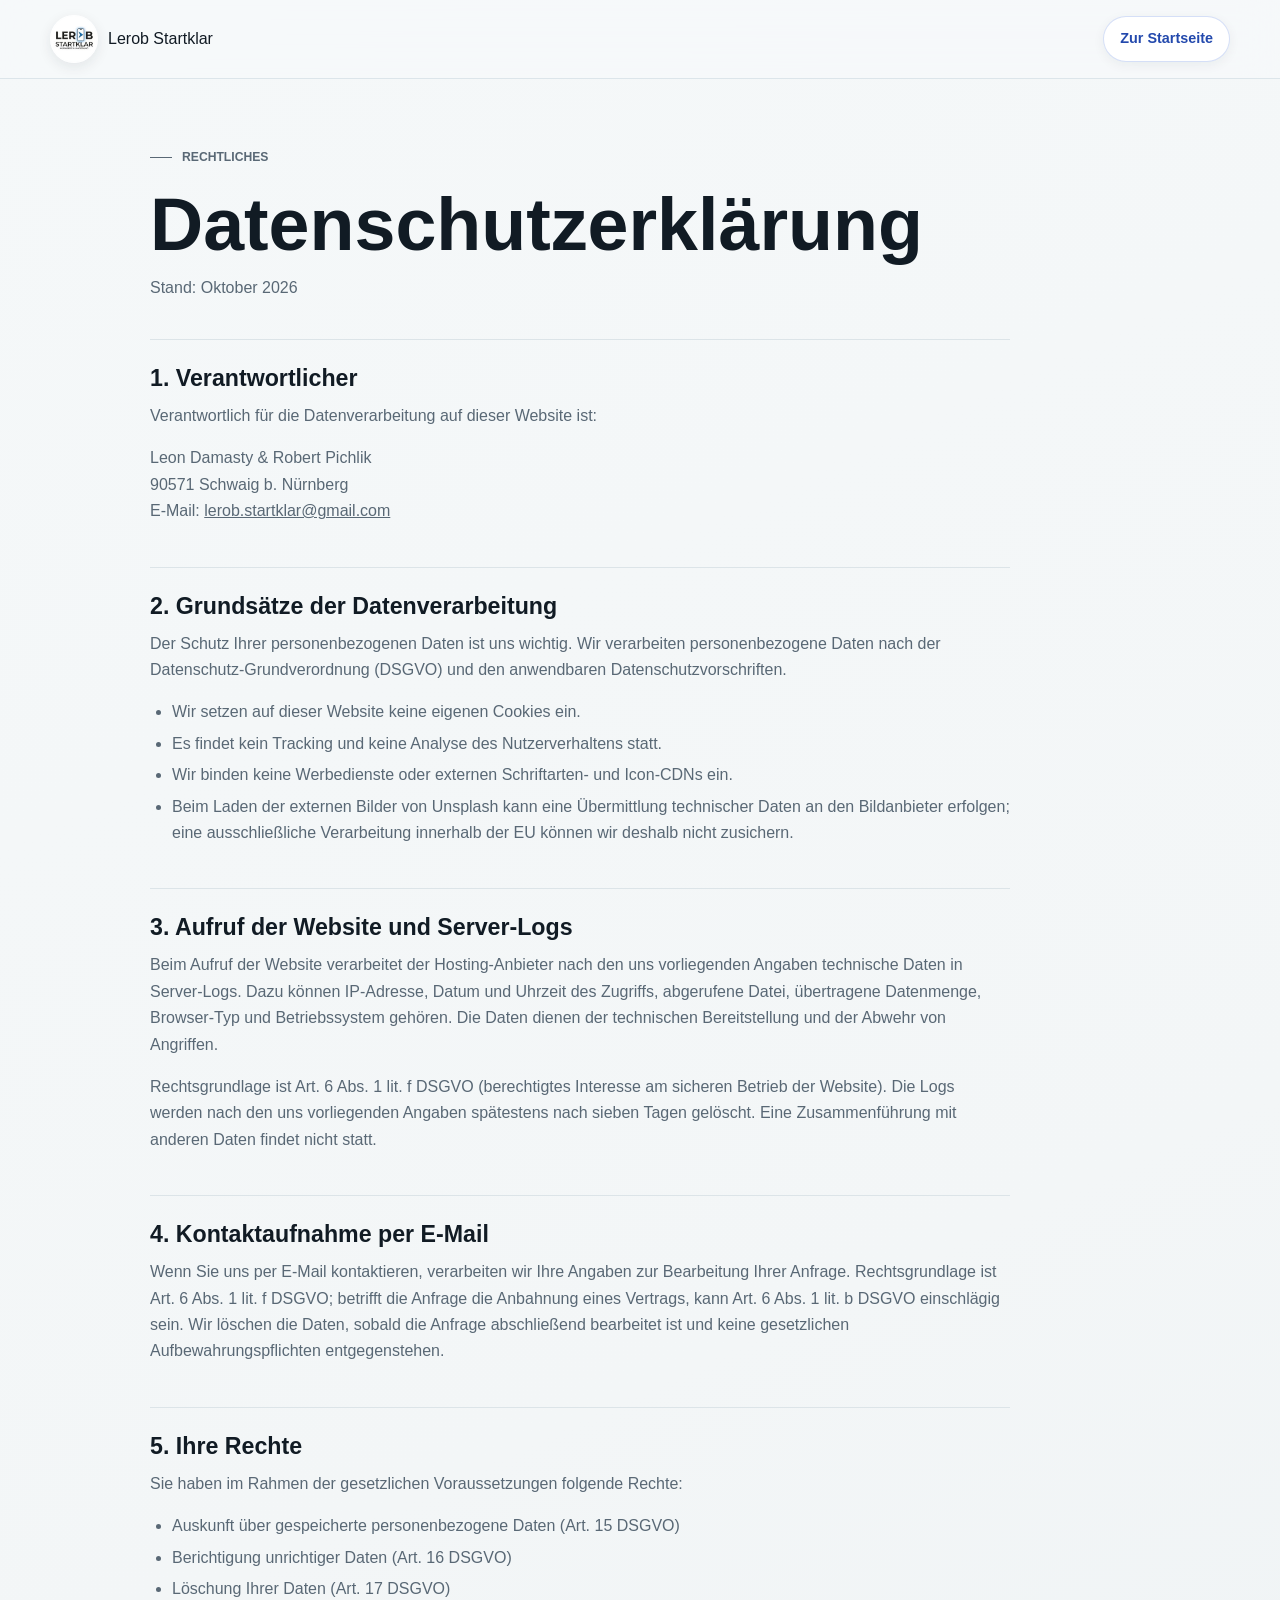
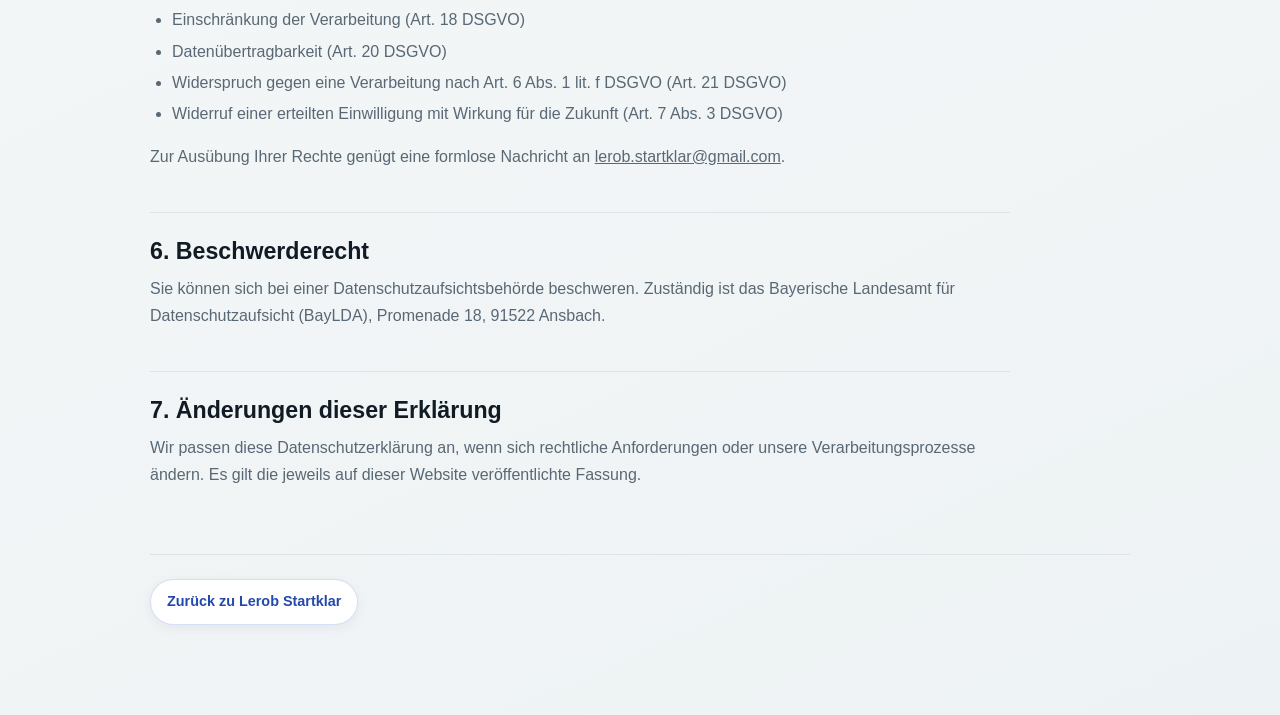
<file: datenschutz.html>
<!doctype html>
<html lang="de">
<head>
	<meta charset="utf-8">
	<meta name="viewport" content="width=device-width, initial-scale=1">
	<meta name="theme-color" content="#f3f6f7">
	<meta name="description" content="Datenschutzerklärung von Lerob Startklar.">
	<title>Datenschutzerklärung – Lerob Startklar</title>
	<link rel="icon" type="image/png" href="favicon-round.png">
	<link rel="icon" type="image/x-icon" href="favicon.ico">
	<link rel="stylesheet" href="styles.css">
	<script src="main.js" defer></script>
</head>
<body>
	<header class="topbar">
		<nav class="nav wrap" aria-label="Seitennavigation">
			<a class="brand" href="index.html"><img class="brand-mark" src="favicon-round.png" alt="">Lerob Startklar</a>
			<a class="back-link" href="index.html">Zur Startseite</a>
		</nav>
	</header>
	<main class="legal-page wrap">
		<p class="eyebrow">Rechtliches</p>
		<h1>Datenschutzerklärung</h1>
		<p class="date">Stand: Oktober 2026</p>
		<div class="content">
			<section>
				<h2>1. Verantwortlicher</h2>
				<p>Verantwortlich für die Datenverarbeitung auf dieser Website ist:</p>
				<p>Leon Damasty &amp; Robert Pichlik<br>90571 Schwaig b. Nürnberg<br>E-Mail: <a href="mailto:lerob.startklar@gmail.com">lerob.startklar@gmail.com</a></p>
			</section>
			<section>
				<h2>2. Grundsätze der Datenverarbeitung</h2>
				<p>Der Schutz Ihrer personenbezogenen Daten ist uns wichtig. Wir verarbeiten personenbezogene Daten nach der Datenschutz-Grundverordnung (DSGVO) und den anwendbaren Datenschutzvorschriften.</p>
				<ul>
					<li>Wir setzen auf dieser Website keine eigenen Cookies ein.</li>
					<li>Es findet kein Tracking und keine Analyse des Nutzerverhaltens statt.</li>
					<li>Wir binden keine Werbedienste oder externen Schriftarten- und Icon-CDNs ein.</li>
					<li>Beim Laden der externen Bilder von Unsplash kann eine Übermittlung technischer Daten an den Bildanbieter erfolgen; eine ausschließliche Verarbeitung innerhalb der EU können wir deshalb nicht zusichern.</li>
				</ul>
			</section>
			<section>
				<h2>3. Aufruf der Website und Server-Logs</h2>
				<p>Beim Aufruf der Website verarbeitet der Hosting-Anbieter nach den uns vorliegenden Angaben technische Daten in Server-Logs. Dazu können IP-Adresse, Datum und Uhrzeit des Zugriffs, abgerufene Datei, übertragene Datenmenge, Browser-Typ und Betriebssystem gehören. Die Daten dienen der technischen Bereitstellung und der Abwehr von Angriffen.</p>
				<p>Rechtsgrundlage ist Art. 6 Abs. 1 lit. f DSGVO (berechtigtes Interesse am sicheren Betrieb der Website). Die Logs werden nach den uns vorliegenden Angaben spätestens nach sieben Tagen gelöscht. Eine Zusammenführung mit anderen Daten findet nicht statt.</p>
			</section>
			<section>
				<h2>4. Kontaktaufnahme per E-Mail</h2>
				<p>Wenn Sie uns per E-Mail kontaktieren, verarbeiten wir Ihre Angaben zur Bearbeitung Ihrer Anfrage. Rechtsgrundlage ist Art. 6 Abs. 1 lit. f DSGVO; betrifft die Anfrage die Anbahnung eines Vertrags, kann Art. 6 Abs. 1 lit. b DSGVO einschlägig sein. Wir löschen die Daten, sobald die Anfrage abschließend bearbeitet ist und keine gesetzlichen Aufbewahrungspflichten entgegenstehen.</p>
			</section>
			<section>
				<h2>5. Ihre Rechte</h2>
				<p>Sie haben im Rahmen der gesetzlichen Voraussetzungen folgende Rechte:</p>
				<ul>
					<li>Auskunft über gespeicherte personenbezogene Daten (Art. 15 DSGVO)</li>
					<li>Berichtigung unrichtiger Daten (Art. 16 DSGVO)</li>
					<li>Löschung Ihrer Daten (Art. 17 DSGVO)</li>
					<li>Einschränkung der Verarbeitung (Art. 18 DSGVO)</li>
					<li>Datenübertragbarkeit (Art. 20 DSGVO)</li>
					<li>Widerspruch gegen eine Verarbeitung nach Art. 6 Abs. 1 lit. f DSGVO (Art. 21 DSGVO)</li>
					<li>Widerruf einer erteilten Einwilligung mit Wirkung für die Zukunft (Art. 7 Abs. 3 DSGVO)</li>
				</ul>
				<p>Zur Ausübung Ihrer Rechte genügt eine formlose Nachricht an <a href="mailto:lerob.startklar@gmail.com">lerob.startklar@gmail.com</a>.</p>
			</section>
			<section>
				<h2>6. Beschwerderecht</h2>
				<p>Sie können sich bei einer Datenschutzaufsichtsbehörde beschweren. Zuständig ist das Bayerische Landesamt für Datenschutzaufsicht (BayLDA), Promenade 18, 91522 Ansbach.</p>
			</section>
			<section>
				<h2>7. Änderungen dieser Erklärung</h2>
				<p>Wir passen diese Datenschutzerklärung an, wenn sich rechtliche Anforderungen oder unsere Verarbeitungsprozesse ändern. Es gilt die jeweils auf dieser Website veröffentlichte Fassung.</p>
			</section>
		</div>
		<footer><a href="index.html">Zurück zu Lerob Startklar</a></footer>
	</main>
</body>
</html>
</file>
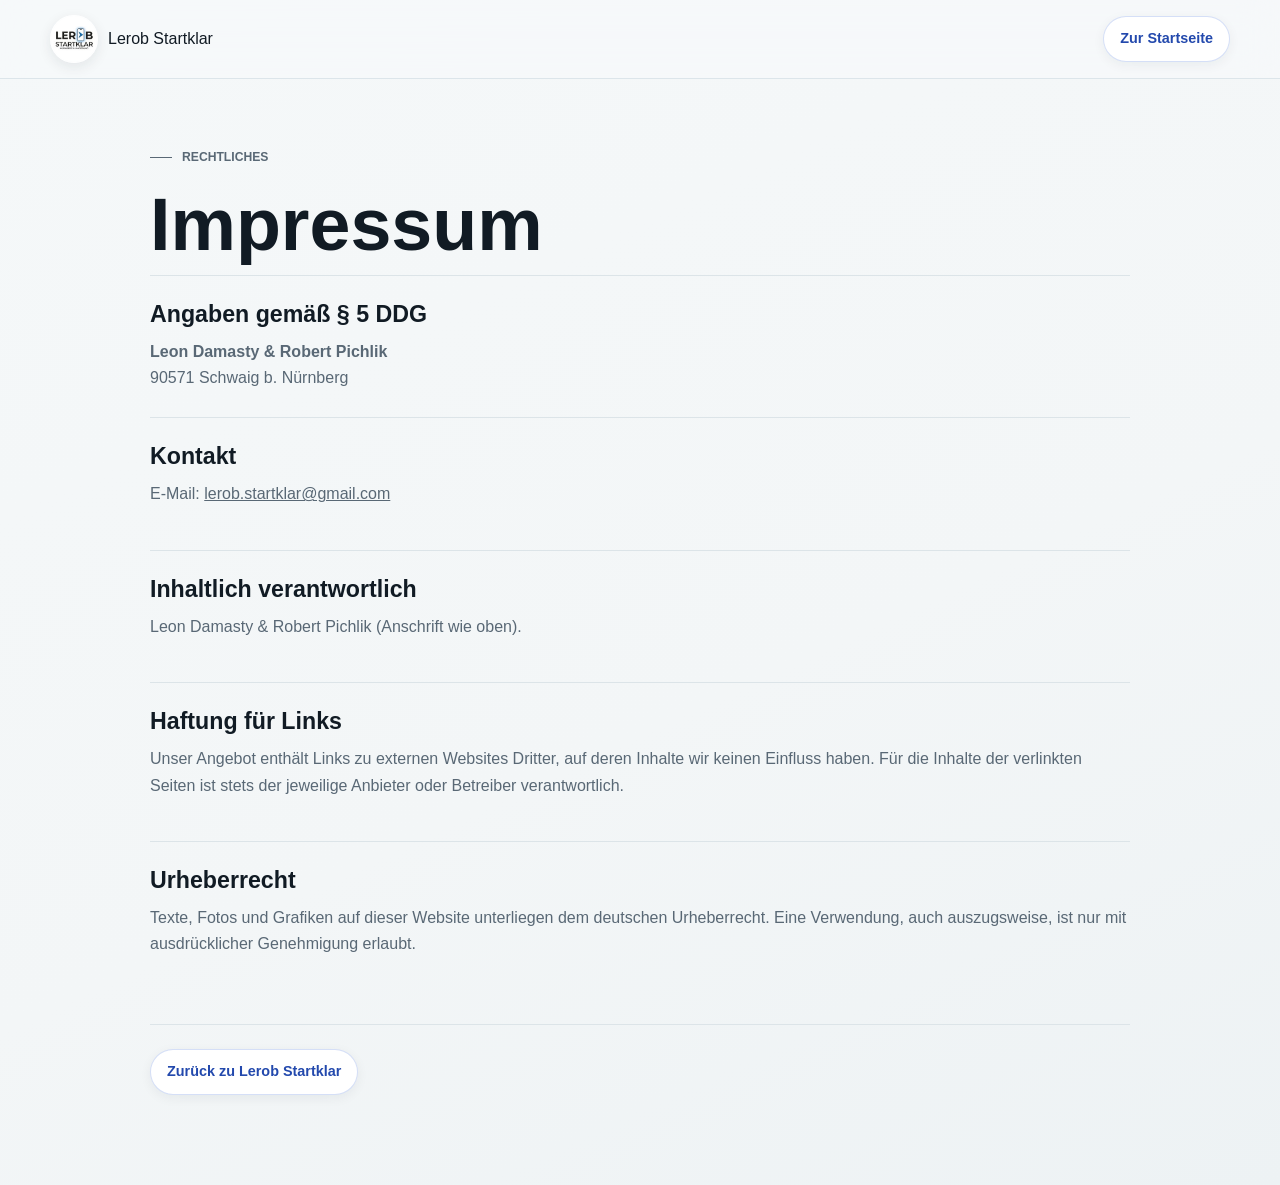
<file: impressum.html>
<!doctype html>
<html lang="de">
<head>
	<meta charset="utf-8">
	<meta name="viewport" content="width=device-width, initial-scale=1">
	<meta name="theme-color" content="#f3f6f7">
	<meta name="description" content="Impressum von Lerob Startklar.">
	<title>Impressum – Lerob Startklar</title>
	<link rel="icon" type="image/png" href="favicon-round.png">
	<link rel="icon" type="image/x-icon" href="favicon.ico">
	<link rel="stylesheet" href="styles.css">
	<script src="main.js" defer></script>
</head>
<body>
	<header class="topbar">
		<nav class="nav wrap" aria-label="Seitennavigation">
			<a class="brand" href="index.html"><img class="brand-mark" src="favicon-round.png" alt="">Lerob Startklar</a>
			<a class="back-link" href="index.html">Zur Startseite</a>
		</nav>
	</header>
	<main class="legal-page wrap">
		<p class="eyebrow">Rechtliches</p>
		<h1>Impressum</h1>
		<section>
			<h2>Angaben gemäß § 5 DDG</h2>
			<address><strong>Leon Damasty &amp; Robert Pichlik</strong><br>90571 Schwaig b. Nürnberg</address>
		</section>
		<section>
			<h2>Kontakt</h2>
			<p>E-Mail: <a href="mailto:lerob.startklar@gmail.com">lerob.startklar@gmail.com</a></p>
		</section>
		<section>
			<h2>Inhaltlich verantwortlich</h2>
			<p>Leon Damasty &amp; Robert Pichlik (Anschrift wie oben).</p>
		</section>
		<section>
			<h2>Haftung für Links</h2>
			<p>Unser Angebot enthält Links zu externen Websites Dritter, auf deren Inhalte wir keinen Einfluss haben. Für die Inhalte der verlinkten Seiten ist stets der jeweilige Anbieter oder Betreiber verantwortlich.</p>
		</section>
		<section>
			<h2>Urheberrecht</h2>
			<p>Texte, Fotos und Grafiken auf dieser Website unterliegen dem deutschen Urheberrecht. Eine Verwendung, auch auszugsweise, ist nur mit ausdrücklicher Genehmigung erlaubt.</p>
		</section>
		<footer><a href="index.html">Zurück zu Lerob Startklar</a></footer>
	</main>
</body>
</html>
</file>
<file: styles.css>
:root {
	color-scheme: light;
	--paper: #f3f6f7;
	--surface: #ffffff;
	--ink: #111b24;
	--muted: #596875;
	--line: #dce4e8;
	--blue: #315fd4;
	--blue-dark: #2349ad;
	--teal: #0b7778;
	--mint: #d7efeb;
	--amber: #f4dfc3;
	--night: #14232c;
	--sans: -apple-system, BlinkMacSystemFont, "SF Pro Display", "SF Pro Text", "Helvetica Neue", sans-serif;
	--serif: "Iowan Old Style", "Palatino Linotype", "Book Antiqua", Georgia, serif;
	--shadow-soft: 0 18px 48px rgb(21 39 51 / 9%);
	--shadow-card: 0 14px 38px rgb(21 39 51 / 7%);
}

*, *::before, *::after { box-sizing: border-box; }
html { scroll-behavior: smooth; scroll-padding-top: 96px; }
body { margin: 0; background: linear-gradient(155deg, #f5f8f9 0%, var(--paper) 58%, #edf2f4 100%); color: var(--ink); font-family: var(--sans); line-height: 1.65; }
a { color: inherit; }
img { display: block; max-width: 100%; }
button, a { -webkit-tap-highlight-color: transparent; }
:focus-visible { outline: 3px solid var(--blue); outline-offset: 4px; }
.wrap { width: min(1180px, calc(100% - 48px)); margin-inline: auto; }
.eyebrow { display: flex; align-items: center; gap: 10px; margin: 0 0 18px; color: var(--teal); font-size: .76rem; font-weight: 750; letter-spacing: 0; text-transform: uppercase; }
.eyebrow::before { width: 22px; height: 1px; background: currentColor; content: ""; }
h1, h2, h3, p { margin-top: 0; }
h1, h2, h3 { line-height: 1.08; }
h1 { max-width: 720px; margin-bottom: 24px; font-size: 4.6rem; font-weight: 680; letter-spacing: 0; }
h1 em { color: var(--blue); font-style: normal; }
h2 { margin-bottom: 18px; font-size: 3rem; font-weight: 650; letter-spacing: 0; }
h3 { font-size: 1.18rem; font-weight: 650; letter-spacing: 0; }
.section-intro { max-width: 610px; color: var(--muted); font-size: 1.04rem; }

.topbar { position: sticky; z-index: 20; top: 0; border-bottom: 1px solid rgb(210 221 227 / 72%); background: rgb(247 249 250 / 78%); backdrop-filter: blur(18px) saturate(145%); -webkit-backdrop-filter: blur(18px) saturate(145%); }
.nav { display: flex; min-height: 78px; align-items: center; justify-content: space-between; gap: 28px; }
.brand { display: inline-flex; align-items: center; gap: 10px; color: var(--ink); text-decoration: none; }
.brand-mark { display: block; width: 48px; aspect-ratio: 1; border: 1px solid rgb(255 255 255 / 72%); border-radius: 50%; background: rgb(255 255 255 / 52%); object-fit: contain; box-shadow: 0 4px 14px rgb(17 35 48 / 9%); }
.brand-name { display: grid; font-size: .98rem; font-weight: 760; line-height: 1.14; }
.brand-name small { margin-top: 4px; color: var(--muted); font-size: .7rem; font-weight: 520; }
.nav-links { display: flex; align-items: center; gap: 26px; }
.nav-links a { color: #3e4b56; font-size: .88rem; font-weight: 620; text-decoration: none; transition: color .2s ease, transform .2s ease; }
.nav-links a:hover { color: var(--blue); transform: translateY(-1px); }
.nav-cta { padding: 11px 17px; border: 1px solid rgb(255 255 255 / 42%); border-radius: 999px; background: linear-gradient(135deg, var(--blue), #477be4); box-shadow: 0 8px 20px rgb(49 95 212 / 22%); color: white !important; }
.nav-cta:hover { box-shadow: 0 10px 25px rgb(49 95 212 / 30%); }
.mobile-nav { display: none; }
.mobile-nav summary { transition: transform .22s ease, background-color .22s ease, border-color .22s ease; }
.mobile-nav[open] summary { transform: scale(0.98); background: rgb(255 255 255 / 85%); border-color: rgb(185 205 214 / 90%); }

.hero { position: relative; overflow: hidden; padding: 88px 0 64px; background: linear-gradient(125deg, #f5f8f9 0%, #eaf1f4 52%, #f5f7f8 100%); }
.hero-grid { display: grid; grid-template-columns: minmax(0, 1.08fr) minmax(360px, .92fr); align-items: center; gap: 72px; }
.hero-copy { position: relative; z-index: 1; }
.hero-copy > p:not(.eyebrow) { max-width: 570px; margin-bottom: 30px; color: var(--muted); font-size: 1.16rem; }
.hero-actions { display: flex; flex-wrap: wrap; gap: 12px; }
.button { position: relative; display: inline-flex; min-height: 50px; align-items: center; justify-content: center; gap: 10px; padding: 12px 20px; border: 1px solid transparent; border-radius: 999px; font-size: .92rem; font-weight: 680; text-decoration: none; transition: transform .24s cubic-bezier(.2,.8,.2,1), box-shadow .24s ease, background-color .24s ease, border-color .24s ease; }
.button:hover { transform: translateY(-3px) scale(1.015); }
.button-primary { background: linear-gradient(135deg, var(--blue), #477be4); box-shadow: 0 10px 24px rgb(49 95 212 / 22%); color: white; }
.button-primary:hover { background: linear-gradient(135deg, var(--blue-dark), var(--blue)); box-shadow: 0 14px 28px rgb(49 95 212 / 28%); }
.button-light { border-color: rgb(198 211 219 / 82%); background: rgb(255 255 255 / 66%); color: var(--ink); backdrop-filter: blur(12px); }
.button-light:hover { border-color: #b5c8d1; background: white; box-shadow: 0 10px 24px rgb(21 39 51 / 9%); }
.arrow { font-size: 1.08em; }
.instagram-icon { width: 21px; height: 21px; flex: 0 0 auto; color: #b9437a; }
.instagram-link { display: inline-flex; align-items: center; gap: 8px; }
.mail-icon { width: 22px; height: 18px; flex: 0 0 auto; }
.email-link { display: inline-flex; align-items: center; gap: 8px; }
.hero-visual { position: relative; min-height: 470px; }
.hero-photo { position: absolute; inset: 0 24px 26px 0; overflow: hidden; border: 1px solid rgb(255 255 255 / 72%); border-radius: 30px; background: #d4e0e5; box-shadow: var(--shadow-soft); animation: floatCard 9s ease-in-out infinite; }
.hero-photo img { width: 100%; height: 100%; object-fit: cover; object-position: 54% center; transition: transform 1.2s cubic-bezier(.2,.8,.2,1); }
.hero-visual:hover .hero-photo img { transform: scale(1.04); }
.photo-note { position: absolute; right: 0; bottom: 0; display: flex; width: 228px; min-height: 118px; flex-direction: column; justify-content: center; gap: 5px; padding: 20px; border: 1px solid rgb(255 255 255 / 72%); border-radius: 20px; background: rgb(255 255 255 / 78%); box-shadow: var(--shadow-card); backdrop-filter: blur(18px); -webkit-backdrop-filter: blur(18px); animation: fadeInUp .8s cubic-bezier(.2,.8,.2,1); }
.photo-note strong { font-size: 1.12rem; font-weight: 680; }
.photo-note span { color: var(--muted); font-size: .84rem; }
.hero-stamp { position: absolute; top: 22px; right: 2px; display: grid; width: 104px; aspect-ratio: 1; align-content: center; border: 1px solid rgb(255 255 255 / 55%); border-radius: 28px; background: rgb(20 35 44 / 82%); box-shadow: 0 14px 32px rgb(17 35 48 / 20%); color: white; text-align: center; transform: rotate(3deg); backdrop-filter: blur(14px); animation: floatCard 7s ease-in-out infinite reverse; }
.hero-stamp strong { font-size: .78rem; line-height: 1.4; }
.button-primary, .button-light, .nav-cta, .service, .districts span, .contact-method, .support-panel, .about-tag, .hero-photo, .hero-stamp, .photo-note, .benefit, .brand-mark, .nav-links a { will-change: transform, box-shadow, opacity; }
.benefits { display: grid; grid-template-columns: repeat(4, minmax(0, 1fr)); gap: 12px; margin-top: 48px; }
.benefit { display: flex; min-height: 62px; align-items: center; gap: 12px; padding: 12px 15px; border: 1px solid rgb(255 255 255 / 80%); border-radius: 18px; background: rgb(255 255 255 / 54%); box-shadow: 0 5px 18px rgb(21 39 51 / 4%); color: #33424d; font-size: .88rem; font-weight: 620; backdrop-filter: blur(12px); }
.benefit-mark { display: grid; width: 34px; aspect-ratio: 1; flex: 0 0 auto; place-items: center; border-radius: 12px; background: var(--mint); color: var(--teal); font-size: 1rem; }

.services { padding: 100px 0 108px; background: linear-gradient(132deg, #14232c 0%, #1b3641 58%, #20434a 100%); color: white; }
.services .eyebrow { color: #a9d8d5; }
.services .eyebrow::before { background: currentColor; }
.services h2 { color: #f7fafb; }
.section-heading { display: grid; grid-template-columns: minmax(0, 1.2fr) minmax(300px, 0.8fr); align-items: end; gap: 34px; margin-bottom: 42px; }
.section-heading h2 { max-width: 610px; margin-bottom: 0; }
.section-note { display: flex; min-height: 118px; flex-direction: column; justify-content: center; padding: 18px 20px 18px 24px; border-left: 2px solid #83c4c0; border-radius: 0 18px 18px 0; background: linear-gradient(90deg, rgba(142, 196, 194, 0.12), rgba(255, 255, 255, 0)); }
.section-note-label { margin-bottom: 8px; color: #a9d8d5; font-size: .72rem; font-weight: 760; letter-spacing: .08em; text-transform: uppercase; }
.section-heading .section-intro { max-width: 370px; margin-bottom: 0; color: #d0dde2; font-size: 1.05rem; line-height: 1.62; }
.service-grid { display: grid; grid-template-columns: repeat(12, minmax(0, 1fr)); gap: 18px; margin-top: 12px; }
.service { position: relative; display: flex; min-height: 300px; flex-direction: column; align-items: flex-start; padding: 24px 28px 26px; overflow: hidden; border: 1px solid rgb(255 255 255 / 78%); border-radius: 26px; background: linear-gradient(145deg, #fff, #f1f5f7); box-shadow: 0 16px 38px rgb(0 0 0 / 12%), inset 0 1px rgb(255 255 255 / 90%); transition: transform .28s cubic-bezier(.2,.8,.2,1), box-shadow .28s ease, border-color .28s ease; }
.service:nth-child(1) { grid-column: span 7; }
.service:nth-child(2) { grid-column: span 5; background: linear-gradient(145deg, #f4f8fb, #e7f0f5); }
.service:nth-child(3) { grid-column: span 5; background: linear-gradient(145deg, #f2f8f5, #e3f0eb); }
.service:nth-child(4) { grid-column: span 7; background: linear-gradient(145deg, #fbf8f2, #f5eadc); }
.service:hover { transform: translateY(-6px) scale(1.01); border-color: #bfced6; box-shadow: 0 22px 44px rgb(21 39 51 / 12%); }
.service-icon { display: grid; width: 52px; aspect-ratio: 1; margin-bottom: 22px; place-items: center; border: 1px solid rgb(255 255 255 / 75%); border-radius: 16px; background: linear-gradient(145deg, #e1ecf4, #d2e2ed); box-shadow: inset 0 1px rgb(255 255 255 / 78%); color: #356178; font-size: .86rem; font-weight: 760; transition: transform .25s ease, box-shadow .25s ease; }
.service:hover .service-icon { transform: rotate(-4deg) scale(1.04); box-shadow: 0 10px 22px rgb(49 95 212 / 12%); }
.service:nth-child(2) .service-icon { background: linear-gradient(145deg, #dcece9, #c8e1dd); color: #216c68; }
.service:nth-child(3) .service-icon { background: linear-gradient(145deg, #f5e9d8, #eed9ba); color: #835d30; }
.service:nth-child(4) .service-icon { background: linear-gradient(145deg, #e4e8f7, #d4dcf2); color: #4e5d9b; }
.service h3 { max-width: 400px; margin: 0 0 12px; color: var(--ink); font-size: 1.28rem; line-height: 1.2; }
.service-list { display: grid; gap: 10px; margin: 0; padding: 0; color: var(--muted); font-size: .92rem; list-style: none; }
.service-list li { position: relative; padding-left: 18px; line-height: 1.55; }
.service-list li::before { position: absolute; top: .62em; left: 0; width: 7px; height: 7px; border-radius: 50%; background: var(--teal); content: ""; }

.about { padding: 108px 0; }
.about-grid { display: grid; grid-template-columns: .92fr 1.08fr; align-items: center; gap: 78px; }
.about-visual { position: relative; min-height: 470px; padding: 22px 0 0 22px; }
.about-photo { width: 100%; height: 430px; overflow: hidden; border: 1px solid rgb(255 255 255 / 80%); border-radius: 28px; background: #d7e0e4; box-shadow: var(--shadow-soft); transition: transform .5s ease, box-shadow .5s ease; }
.about-photo img { width: 100%; height: 100%; object-fit: cover; object-position: center; transition: transform 1.2s cubic-bezier(.2,.8,.2,1); }
.about-visual:hover .about-photo { transform: translateY(-4px); box-shadow: 0 20px 42px rgb(21 39 51 / 10%); }
.about-visual:hover .about-photo img { transform: scale(1.05); }
.about-tag { position: absolute; right: -20px; bottom: 0; max-width: 245px; padding: 20px 22px; border: 1px solid rgb(255 255 255 / 58%); border-radius: 18px; background: rgb(20 35 44 / 86%); box-shadow: var(--shadow-card); color: white; font-size: 1.12rem; font-weight: 620; line-height: 1.35; backdrop-filter: blur(16px); transition: transform .25s ease; }
.about-visual:hover .about-tag { transform: translateY(-5px); }
.about-copy > p:not(.eyebrow) { color: var(--muted); }
.promise-list { display: grid; gap: 18px; margin: 28px 0 0; padding: 0; list-style: none; }
.promise-list li { display: grid; grid-template-columns: 28px 1fr; gap: 12px; }
.promise-list strong { display: block; margin-bottom: 2px; color: var(--ink); }
.promise-list span:last-child { color: var(--muted); font-size: .94rem; }
.check { color: var(--teal); font-size: 1.05rem; font-weight: 800; }

.area { padding: 82px 0; background: linear-gradient(120deg, #16252e 0%, #1e3944 58%, #1d4650 100%); color: white; }
.area-grid { display: grid; grid-template-columns: .85fr 1.15fr; align-items: center; gap: 64px; }
.area .eyebrow { color: #a9d8d5; }
.area h2 { max-width: 440px; margin-bottom: 16px; }
.area-copy { max-width: 490px; margin-bottom: 0; color: #c9d6dc; }
.map-toggle { display: block; margin-top: 20px; }
.map-toggle summary { list-style: none; cursor: pointer; }
.map-toggle summary::-webkit-details-marker { display: none; }
.map-button { width: fit-content; padding-inline: 20px; border-color: rgb(255 255 255 / 38%); background: rgb(255 255 255 / 7%); color: white; }
.map-button:hover { background: rgb(255 255 255 / 12%); }
.map-toggle[open] .map-button { border-color: rgb(181 220 217 / 55%); background: rgb(181 220 217 / 14%); }
.map-card { margin-top: 14px; padding: 18px; border: 1px solid rgb(230 241 245 / 24%); border-radius: 24px; background: linear-gradient(180deg, rgba(15, 31, 39, 0.92), rgba(23, 44, 54, 0.88)); box-shadow: 0 22px 48px rgba(0, 0, 0, 0.2); }
.map-header { display: flex; align-items: center; justify-content: space-between; gap: 12px; margin-bottom: 12px; color: #ecf4f7; font-size: .74rem; font-weight: 700; letter-spacing: .08em; text-transform: uppercase; }
.map-badge { padding: 6px 10px; border: 1px solid rgba(180, 219, 213, 0.4); border-radius: 999px; background: rgba(160, 220, 214, 0.08); color: #cfece9; letter-spacing: .04em; }
.map-svg { display: block; width: 100%; height: auto; border: 1px solid rgba(255, 255, 255, 0.12); border-radius: 18px; background: radial-gradient(circle at top, rgba(145, 182, 196, 0.18), rgba(12, 22, 28, 0.72)); }
.map-legend { display: flex; flex-wrap: wrap; gap: 14px; margin-top: 10px; color: rgba(228, 238, 240, 0.78); font-size: .8rem; }
.map-legend span { display: inline-flex; align-items: center; gap: 8px; }
.map-legend i { display: inline-block; width: 10px; height: 10px; border-radius: 50%; background: rgba(222, 247, 252, 0.95); box-shadow: 0 0 0 4px rgba(255, 255, 255, 0.12); }
.map-legend span:last-child i { background: rgba(141, 203, 196, 0.96); box-shadow: 0 0 0 4px rgba(152, 214, 205, 0.12); }
.districts { display: flex; flex-wrap: wrap; gap: 10px; }
.districts span { padding: 9px 14px; border: 1px solid rgb(230 241 245 / 24%); border-radius: 999px; background: rgb(255 255 255 / 7%); color: #f4f7f8; font-size: .88rem; backdrop-filter: blur(10px); transition: transform .22s ease, border-color .22s ease, background-color .22s ease, box-shadow .22s ease; }
.districts span:hover { transform: translateY(-2px); border-color: rgb(181 220 217 / 70%); background: rgb(181 220 217 / 14%); box-shadow: 0 10px 24px rgba(12, 25, 31, .12); }
.districts span:last-child { border-color: rgb(181 220 217 / 55%); background: rgb(181 220 217 / 16%); color: #d8f0ec; }

.contact { padding: 48px 0 84px; }
.contact-panel { display: grid; grid-template-columns: 1.05fr .95fr; overflow: hidden; border: 1px solid rgb(255 255 255 / 84%); border-radius: 26px; background: linear-gradient(140deg, rgb(255 255 255 / 88%), rgb(232 240 244 / 82%)); box-shadow: var(--shadow-soft); }
.contact-copy { padding: 56px; }
.contact-copy h2 { max-width: 540px; }
.contact-copy > p:not(.eyebrow) { max-width: 500px; color: var(--muted); }
.contact-methods { display: grid; align-content: center; gap: 8px; padding: 36px; border-left: 1px solid rgb(204 216 223 / 65%); background: rgb(255 255 255 / 48%); backdrop-filter: blur(16px); }
.contact-method { display: grid; gap: 6px; padding: 17px 0; border-bottom: 1px solid var(--line); transition: transform .22s ease, border-color .22s ease; }
.contact-method:hover { transform: translateX(4px); border-color: rgba(49, 95, 212, 0.28); }
.contact-method:last-child { border-bottom: 0; }
.contact-method small { color: var(--teal); font-size: .72rem; font-weight: 760; letter-spacing: 0; text-transform: uppercase; }
.contact-method a { width: fit-content; font-size: 1.02rem; font-weight: 650; text-decoration-thickness: 1px; text-underline-offset: 4px; overflow-wrap: anywhere; }
.template { margin: 20px 0 0; padding-left: 18px; color: var(--muted); font-size: .92rem; }
.template li { margin: 5px 0; }
.contact-actions { display: flex; flex-wrap: wrap; gap: 10px; margin-top: 24px; }
.contact-actions .button-light { background: rgb(255 255 255 / 44%); }
.support { padding: 0 0 24px; }
.support-panel { display: flex; align-items: center; justify-content: space-between; gap: 32px; padding: 46px 52px; border: 1px solid rgb(255 255 255 / 82%); border-radius: 24px; background: linear-gradient(115deg, #e2f0ed 0%, #edf1ef 54%, #f4eadc 100%); box-shadow: var(--shadow-card); transition: transform .25s ease, box-shadow .25s ease; }
.support-panel:hover { transform: translateY(-4px); box-shadow: 0 18px 38px rgba(21, 39, 51, .09); }
.support-panel h2 { margin-bottom: 12px; font-size: 2.55rem; }
.support-panel p:not(.eyebrow) { max-width: 620px; margin-bottom: 0; color: var(--muted); }
.support-panel .eyebrow { color: var(--teal); }
.support-link { flex: 0 0 auto; }
.visually-hidden { position: absolute; width: 1px; height: 1px; overflow: hidden; clip: rect(0, 0, 0, 0); white-space: nowrap; clip-path: inset(50%); }

.footer { padding: 52px 0 24px; background: var(--night); color: white; }
.footer-top { display: grid; grid-template-columns: 1.35fr 1fr 1fr 1fr; gap: 36px; padding-bottom: 40px; }
.footer .brand { color: white; }
.footer .brand-name small { color: #b8c7ce; }
.footer-blurb { max-width: 300px; margin: 16px 0 0; color: #b8c7ce; font-size: .9rem; }
.footer h3 { margin-bottom: 16px; font-size: .78rem; font-weight: 740; letter-spacing: 0; text-transform: uppercase; }
.footer-links { display: grid; gap: 10px; }
.footer a { color: #d3dde1; font-size: .88rem; text-decoration: none; transition: color .2s ease, transform .2s ease; }
.footer a:hover { color: #fff; text-decoration: underline; text-underline-offset: 4px; }
.footer .instagram-icon { color: #f08cb2; }
.footer-bottom { display: flex; justify-content: space-between; gap: 20px; padding-top: 20px; border-top: 1px solid rgb(255 255 255 / 16%); color: #aebdc4; font-size: .8rem; }

.legal-page { max-width: 980px; padding-top: 68px; padding-bottom: 90px; }
.legal-page h1 { margin-bottom: 10px; }
.legal-page .date { margin-bottom: 38px; color: var(--muted); }
.legal-page .content { max-width: 860px; }
.legal-page section { padding: 26px 0; border-top: 1px solid var(--line); }
.legal-page h2 { margin-bottom: 12px; font-size: 1.45rem; }
.legal-page p, .legal-page address, .legal-page ul { color: var(--muted); }
.legal-page address { font-style: normal; }
.legal-page ul { padding-left: 22px; }
.legal-page li + li { margin-top: 5px; }
.legal-page footer { margin-top: 24px; padding-top: 24px; border-top: 1px solid var(--line); }
.back-link, .legal-page footer a { display: inline-flex; align-items: center; padding: 10px 16px; border: 1px solid rgb(49 95 212 / 20%); border-radius: 999px; background: #fff; box-shadow: 0 3px 12px rgb(21 39 51 / 6%); color: var(--blue-dark); font-size: .9rem; font-weight: 650; text-decoration: none; transition: transform .2s ease, box-shadow .2s ease, border-color .2s ease, background-color .2s ease; }
.back-link:hover, .legal-page footer a:hover { transform: translateY(-1px); border-color: rgb(49 95 212 / 38%); background: #f8faff; box-shadow: 0 6px 16px rgb(21 39 51 / 9%); color: var(--blue-dark); text-decoration: none; }

[data-reveal], .legal-page section { opacity: 1; transform: none; }
.js [data-reveal], .js .legal-page section { opacity: 0; transform: translateY(24px) scale(.99); transition: opacity .72s cubic-bezier(.2,.8,.2,1), transform .72s cubic-bezier(.2,.8,.2,1); }
.js [data-reveal].is-visible, .js .legal-page section.is-visible { opacity: 1; transform: translateY(0) scale(1); }
.service[data-reveal]:nth-child(2) { transition-delay: 70ms; }
.service[data-reveal]:nth-child(3) { transition-delay: 130ms; }
.service[data-reveal]:nth-child(4) { transition-delay: 190ms; }
@keyframes floatCard {
	0%, 100% { transform: translateY(0px); }
	50% { transform: translateY(-8px); }
}
@keyframes fadeInUp {
	0% { opacity: 0; transform: translateY(16px); }
	100% { opacity: 1; transform: translateY(0); }
}

a:active, button:active, summary:active { scale: .97; }

@media (max-width: 1000px) {
	h1 { font-size: 4rem; }
	h2 { font-size: 2.6rem; }
	.nav-links { gap: 16px; }
	.benefits { grid-template-columns: repeat(2, minmax(0, 1fr)); }
	.hero-grid { grid-template-columns: minmax(0, 1fr) minmax(300px, .85fr); gap: 38px; }
	.hero-visual { min-height: 420px; }
	.footer-top { grid-template-columns: repeat(2, minmax(0, 1fr)); gap: 34px 28px; }
}
@media (max-width: 850px) {
	.nav-links { display: none; }
	.mobile-nav { position: relative; display: block; }
	.mobile-nav summary { display: grid; width: 46px; aspect-ratio: 1; place-items: center; border: 1px solid rgb(11 119 120 / 17%); border-radius: 15px; background: linear-gradient(145deg, #fff, #eaf3f2); box-shadow: 0 5px 16px rgb(21 39 51 / 9%), inset 0 1px rgb(255 255 255 / 90%); color: var(--teal); cursor: pointer; list-style: none; }
	.mobile-nav summary::-webkit-details-marker { display: none; }
	.menu-icon { display: grid; gap: 4px; }
	.menu-icon span { display: block; width: 18px; height: 2px; border-radius: 2px; background: currentColor; transition: transform .24s ease, opacity .18s ease; }
	.menu-icon span:nth-child(2) { width: 12px; justify-self: end; }
	.mobile-nav[open] summary { background: linear-gradient(145deg, #fff, #e4f1ee); box-shadow: 0 7px 20px rgb(11 119 120 / 14%), inset 0 1px rgb(255 255 255 / 90%); }
	.mobile-nav[open] .menu-icon span:first-child { transform: translateY(6px) rotate(45deg); }
	.mobile-nav[open] .menu-icon span:nth-child(2) { opacity: 0; }
	.mobile-nav[open] .menu-icon span:last-child { transform: translateY(-6px) rotate(-45deg); }
	.mobile-menu { position: absolute; top: 54px; right: 0; display: grid; width: 230px; gap: 3px; padding: 10px; border: 1px solid rgb(255 255 255 / 82%); border-radius: 20px; background: linear-gradient(145deg, rgb(255 255 255 / 92%), rgb(240 247 250 / 84%)); box-shadow: 0 18px 44px rgb(16 34 45 / 16%), inset 0 1px rgb(255 255 255 / 92%); -webkit-backdrop-filter: blur(22px) saturate(165%); backdrop-filter: blur(22px) saturate(165%); opacity: 0; filter: blur(8px); transform: translate3d(0, -9px, 0) scale(.94); transform-origin: top right; pointer-events: none; visibility: hidden; transition: opacity .26s ease, filter .3s ease, transform .38s cubic-bezier(.16, 1, .3, 1), visibility 0s linear .38s; }
	.mobile-nav[open] .mobile-menu { opacity: 1; filter: blur(0); transform: translate3d(0, 0, 0) scale(1); pointer-events: auto; visibility: visible; transition-delay: 0s; }
	.mobile-menu a { padding: 11px 12px; border-radius: 10px; color: var(--ink); font-size: .9rem; font-weight: 620; text-decoration: none; opacity: 0; transform: translateY(-5px); transition: opacity .22s ease, background-color .18s ease, transform .3s cubic-bezier(.16, 1, .3, 1); }
	.mobile-nav[open] .mobile-menu a { opacity: 1; transform: translateY(0); }
	.mobile-nav[open] .mobile-menu a:nth-child(1) { transition-delay: 40ms; }
	.mobile-nav[open] .mobile-menu a:nth-child(2) { transition-delay: 75ms; }
	.mobile-nav[open] .mobile-menu a:nth-child(3) { transition-delay: 110ms; }
	.mobile-nav[open] .mobile-menu a:nth-child(4) { transition-delay: 145ms; }
	.mobile-nav[open] .mobile-menu a:nth-child(5) { transition-delay: 180ms; }
	.mobile-menu a:hover { background: #e9f0f3; }
	.hero { padding: 68px 0 54px; }
	.hero-grid { grid-template-columns: 1fr; gap: 38px; }
	.hero-copy { max-width: 720px; margin-inline: auto; text-align: left; }
	.hero-visual { width: min(100%, 560px); min-height: 410px; justify-self: center; }
	.section-heading { align-items: start; flex-direction: column; gap: 16px; }
	.section-note { width: 100%; max-width: 570px; flex-basis: auto; }
	.section-heading .section-intro { max-width: 540px; }
	.service-grid { grid-template-columns: repeat(2, minmax(0, 1fr)); }
	.service:nth-child(n) { grid-column: span 1; }
	.service { min-height: 300px; padding: 23px; }
	.about-grid { grid-template-columns: 1fr; gap: 42px; }
	.about-visual { width: min(100%, 550px); justify-self: center; }
	.area { padding: 68px 0 72px; }
	.area-grid { grid-template-columns: 1fr; gap: 26px; }
	.area h2 { max-width: 100%; }
	.area-copy { max-width: 600px; }
	.districts { gap: 8px; justify-content: center; }
	.contact-panel { grid-template-columns: 1fr; }
	.contact-methods { border-top: 1px solid var(--line); border-left: 0; }
	.support-panel { align-items: flex-start; flex-direction: column; }
}
@media (max-width: 560px) {
	.wrap { width: min(calc(100% - 32px), 480px); }
	.nav { min-height: 68px; }
	.nav > .brand { position: static; transform: none; }
	.brand-mark { width: 42px; }
	.brand-name { white-space: nowrap; }
	.mobile-nav { margin-left: auto; }
	h1 { max-width: 520px; margin-bottom: 18px; font-size: 3rem; }
	h2 { font-size: 2.15rem; }
	.hero { padding: 54px 0 42px; }
	.hero-grid { grid-template-columns: minmax(0, 1fr); }
	.hero-copy { width: 100%; min-width: 0; margin-inline: auto; text-align: center; }
	.hero-copy .eyebrow { justify-content: center; }
	.hero-copy h1, .hero-copy > p:not(.eyebrow) { margin-inline: auto; }
	.hero-copy > p:not(.eyebrow) { font-size: 1.04rem; }
	.hero-actions { align-items: stretch; flex-direction: column; }
	.hero-actions .button { width: 100%; }
	.section-heading { grid-template-columns: minmax(0, 1fr); }
	.hero-visual { min-height: 340px; }
	.hero-photo { inset: 0 12px 22px 0; border-radius: 24px; }
	.hero-stamp { top: 14px; right: 0; width: 82px; border-radius: 22px; }
	.photo-note { right: 0; bottom: 0; width: 205px; min-height: 98px; padding: 16px; border-radius: 16px; }
	.benefits { grid-template-columns: 1fr; gap: 8px; margin-top: 30px; }
	.benefit { min-height: 54px; }
	.services, .about { padding: 70px 0; }
	.contact { padding: 34px 0 68px; }
	.section-heading { margin-bottom: 28px; }
	.section-note { padding: 14px 0 14px 17px; }
	.service-grid { grid-template-columns: 1fr; gap: 12px; }
	.service:nth-child(n) { min-height: 235px; }
	.service h3 { margin-top: 0; }
	.about-visual { min-height: 365px; padding: 14px 0 0 10px; }
	.about-photo { height: 340px; border-radius: 23px; }
	.about-tag { right: -4px; max-width: 205px; padding: 15px 17px; font-size: 1rem; }
	.area { padding: 54px 0 60px; }
	.area h2 { font-size: 2.3rem; line-height: 1.08; }
	.area-copy { font-size: .98rem; }
	.districts { gap: 8px; justify-content: center; }
	.districts span { padding: 8px 11px; font-size: .8rem; }
	.contact-copy { padding: 30px 24px; }
	.contact-methods { padding: 24px; }
	.contact-actions { align-items: stretch; flex-direction: column; }
	.contact-actions .button { width: 100%; }
	.support { padding-bottom: 16px; }
	.support-panel { padding: 28px 24px; border-radius: 21px; }
	.support-panel h2 { font-size: 2rem; }
	.footer { padding-top: 40px; }
	.footer-top { grid-template-columns: 1fr 1fr; gap: 28px 18px; }
	.footer-top > :first-child { grid-column: 1 / -1; }
	.footer-top > :nth-child(2), .footer-top > :nth-child(3) { grid-column: span 1; }
	.footer-legal { grid-column: 1 / -1; }
	.footer-bottom { align-items: flex-start; flex-direction: column; gap: 8px; }
	.legal-page { padding-top: 48px; padding-bottom: 64px; }
	.legal-page h1 { font-size: 2rem; }
	.legal-page h2 { font-size: 1.28rem; }
}
@media (max-width: 360px) {
	.nav > .brand { width: max-content; gap: 6px; }
	.brand-mark { width: 38px; }
	.brand-name { font-size: .9rem; }
	.brand-name small { font-size: .62rem; }
	.legal-page h1 { font-size: 1.6rem; }
	h1 { font-size: 2.35rem; }
}
@media (prefers-reduced-motion: reduce) {
	html { scroll-behavior: auto; }
	*, *::before, *::after { animation-duration: .01ms !important; animation-iteration-count: 1 !important; scroll-behavior: auto !important; transition-duration: .01ms !important; }
	.mobile-menu, .mobile-menu a { transition-delay: 0s !important; }
	.js [data-reveal], .js .legal-page section { opacity: 1; transform: none; }
	a:active, button:active, summary:active { scale: 1; }
}
</file>
